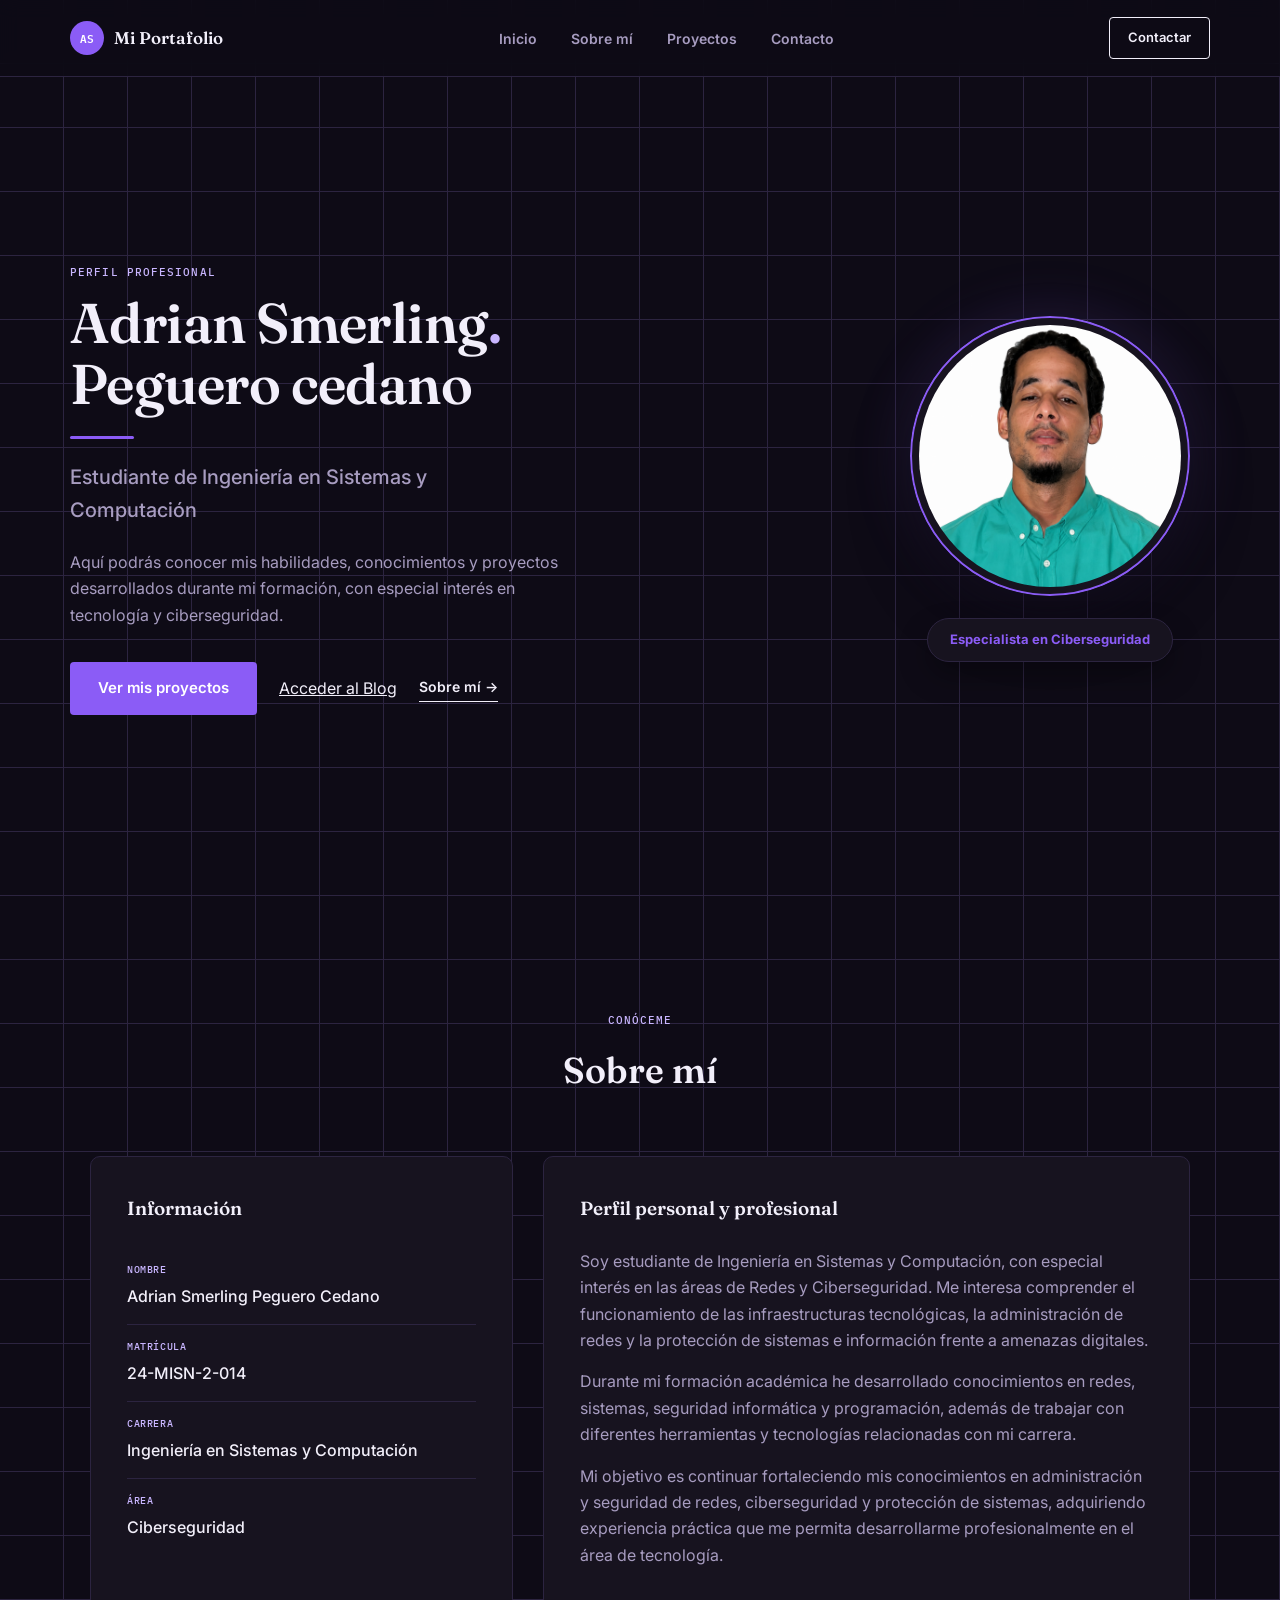
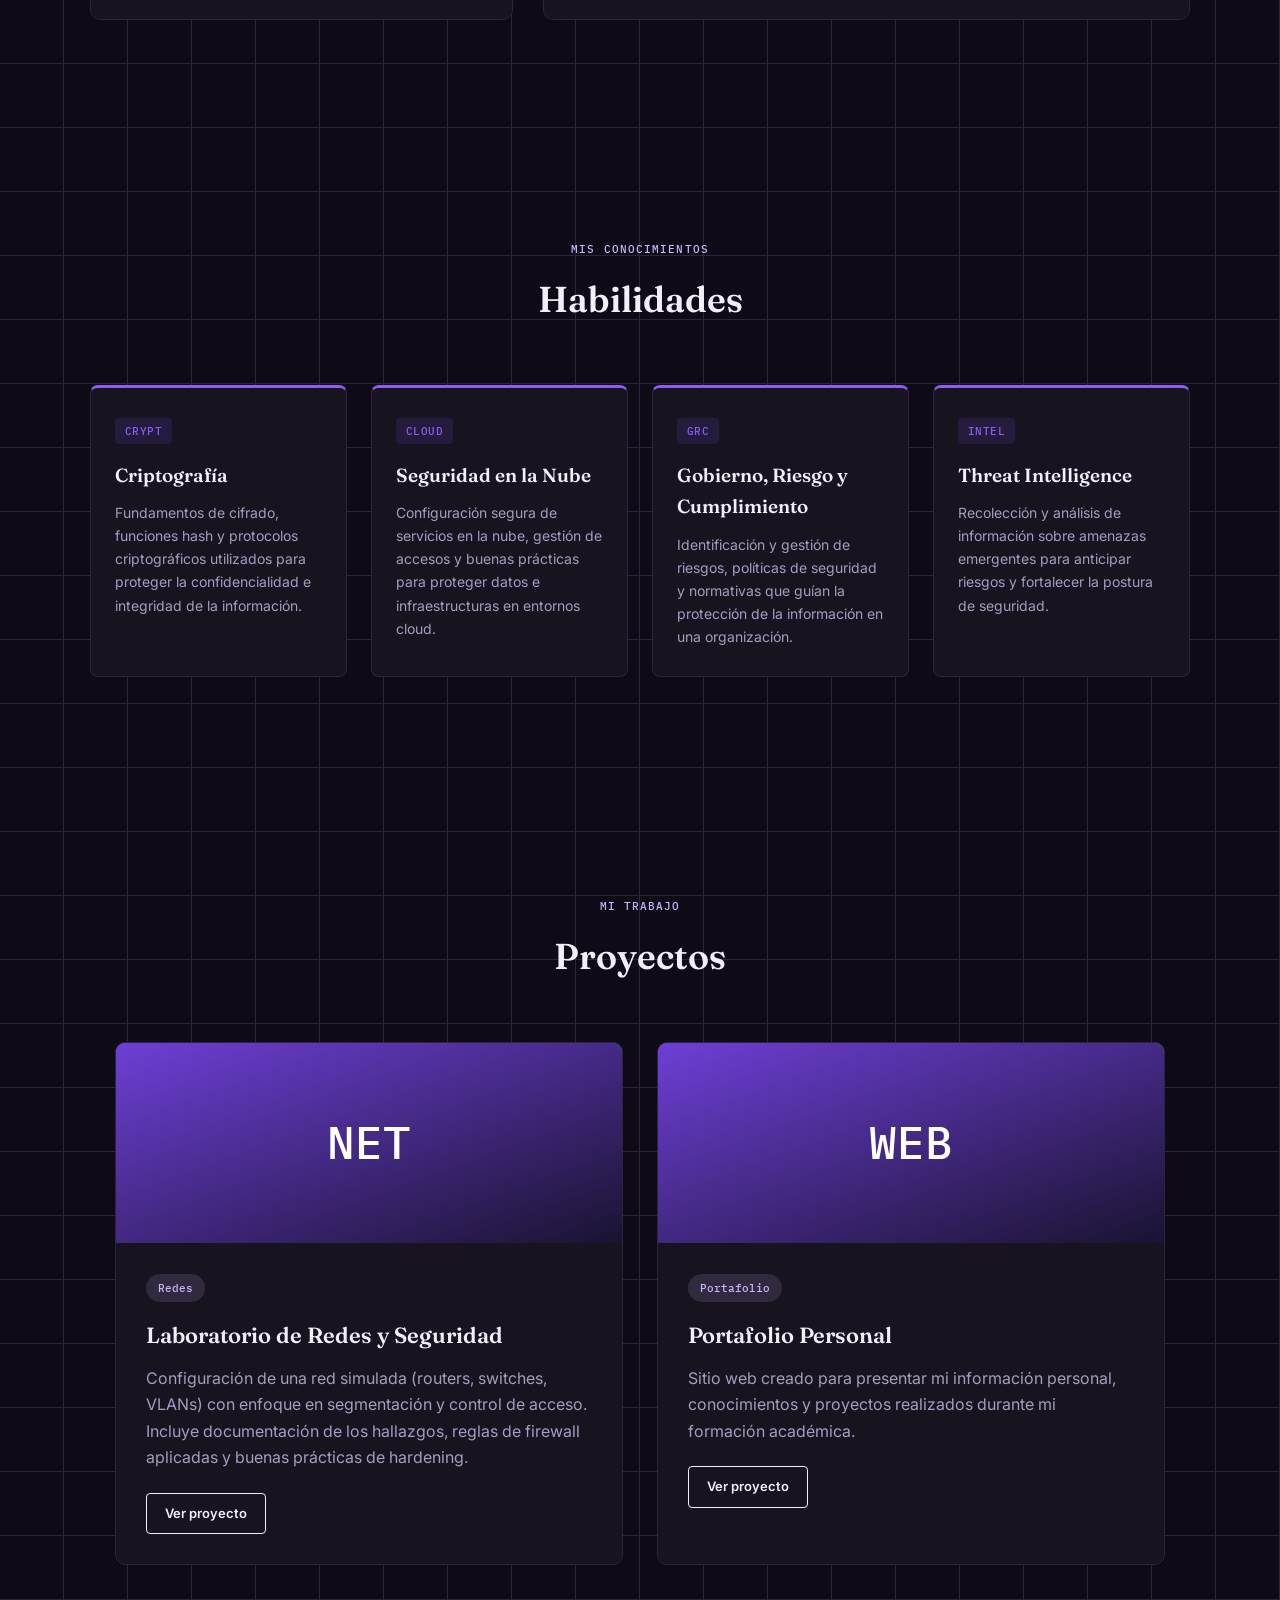
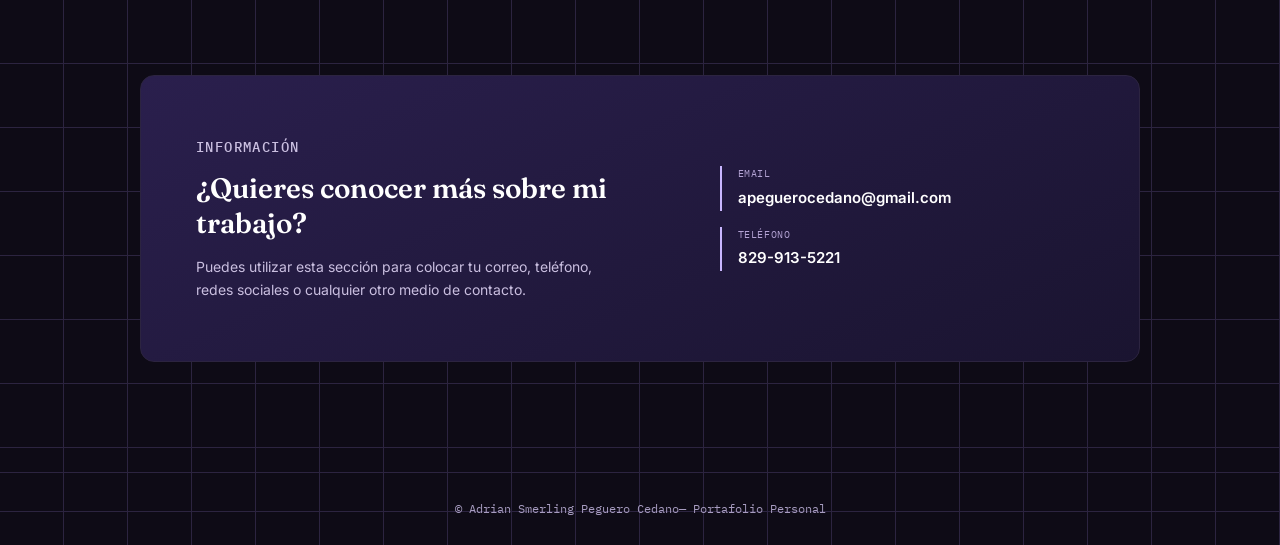
<file: index.html>
<!DOCTYPE html>
<html lang="es">
<head>
    <meta charset="UTF-8">
    <meta name="viewport" content="width=device-width, initial-scale=1.0">
    <title>Mi Portafolio Personal</title>

    <link rel="preconnect" href="https://fonts.googleapis.com">
    <link rel="preconnect" href="https://fonts.gstatic.com" crossorigin>
    <link href="https://fonts.googleapis.com/css2?family=Fraunces:opsz,wght@9..144,500;9..144,600;9..144,700&family=Inter:wght@400;500;600&family=IBM+Plex+Mono:wght@500&display=swap" rel="stylesheet">

    <link rel="stylesheet" href="style.css">
</head>
<body>

    <!-- MENÚ DE NAVEGACIÓN -->
    <header>
        <nav class="navbar">
            <div class="logo">
                <span class="logo-mark">AS</span>
                <span class="logo-text">Mi&nbsp;Portafolio</span>
            </div>

            <ul class="menu">
                <li><a href="#inicio">Inicio</a></li>
                <li><a href="#sobre-mi">Sobre mí</a></li>
                <li><a href="#proyectos">Proyectos</a></li>
                <li><a href="#contacto">Contacto</a></li>
            </ul>

            <a href="#contacto" class="btn-nav">Contactar</a>
        </nav>
    </header>


    <!-- SECCIÓN PRINCIPAL -->
    <section id="inicio" class="inicio">

        <div class="inicio-texto">

            <p class="eyebrow">Perfil profesional</p>

            <h1>Adrian Smerling<span>.</span><br>Peguero cedano</h1>

            <div class="regla-firma" aria-hidden="true"></div>

            <h2>Estudiante de Ingeniería en Sistemas y Computación</h2>

            <p class="inicio-desc">
                Aquí podrás conocer mis habilidades, conocimientos y proyectos
                desarrollados durante mi formación, con especial interés
                en tecnología y ciberseguridad.
            </p>

            <div class="inicio-acciones">
                <a href="#proyectos" class="btn">Ver mis proyectos</a>

                <!-- BOTÓN DE ACCESO AL BLOG -->
                <a href="https://yudaymi.github.io/portafolio-adrian-smerling-/blog/" class="btn-blog">
                    Acceder al Blog
                </a>

                <a href="#sobre-mi" class="btn-ghost">Sobre mí →</a>
            </div>

        </div>

        <div class="inicio-foto">

            <div class="foto-marco">
                <img src="adriansmerlyng.png" alt="Fotografía personal">
            </div>

            <div class="foto-nota">
                <strong>Especialista en Ciberseguridad</strong>
            </div>

        </div>

    </section>


    <!-- SOBRE MÍ -->
    <section id="sobre-mi" class="sobre-mi">

        <div class="titulo-seccion">
            <p class="eyebrow">Conóceme</p>
            <h2>Sobre mí</h2>
        </div>

        <div class="sobre-contenedor">

            <div class="tarjeta-datos">

                <h3>Información</h3>

                <div class="dato">
                    <span>Nombre</span>
                    <p>Adrian Smerling Peguero Cedano</p>
                </div>

                <div class="dato">
                    <span>Matrícula</span>
                    <p>24-MISN-2-014</p>
                </div>

                <div class="dato">
                    <span>Carrera</span>
                    <p>Ingeniería en Sistemas y Computación</p>
                </div>

                <div class="dato">
                    <span>Área</span>
                    <p>Ciberseguridad</p>
                </div>

            </div>


            <div class="descripcion">

                <h3>Perfil personal y profesional</h3>

                <p>
                   Soy estudiante de Ingeniería en Sistemas y Computación,
                   con especial interés en las áreas de Redes y Ciberseguridad.
                   Me interesa comprender el funcionamiento de las infraestructuras tecnológicas,
                    la administración de redes y la protección de sistemas e información frente a amenazas digitales.
                </p>

                <p>
                    Durante mi formación académica he desarrollado conocimientos en redes, sistemas, seguridad informática y programación,
                    además de trabajar con diferentes herramientas y tecnologías relacionadas con mi carrera.
                </p>

                <p>
                    Mi objetivo es continuar fortaleciendo mis conocimientos en administración y seguridad de redes, ciberseguridad y
                    protección de sistemas, adquiriendo experiencia práctica que me permita desarrollarme profesionalmente en el área de tecnología.
                </p>

            </div>

        </div>

    </section>


    <!-- HABILIDADES -->
    <section class="habilidades">

        <div class="titulo-seccion">
            <p class="eyebrow">Mis conocimientos</p>
            <h2>Habilidades</h2>
        </div>

        <div class="habilidades-contenedor">

            <div class="habilidad">
                <span class="habilidad-marca">CRYPT</span>
                <h3>Criptografía</h3>
                <p>
                    Fundamentos de cifrado, funciones hash y protocolos
                    criptográficos utilizados para proteger la
                    confidencialidad e integridad de la información.
                </p>
            </div>

            <div class="habilidad">
                <span class="habilidad-marca">CLOUD</span>
                <h3>Seguridad en la Nube</h3>
                <p>
                    Configuración segura de servicios en la nube,
                    gestión de accesos y buenas prácticas para proteger
                    datos e infraestructuras en entornos cloud.
                </p>
            </div>

            <div class="habilidad">
                <span class="habilidad-marca">GRC</span>
                <h3>Gobierno, Riesgo y Cumplimiento</h3>
                <p>
                    Identificación y gestión de riesgos, políticas de
                    seguridad y normativas que guían la protección
                    de la información en una organización.
                </p>
            </div>

            <div class="habilidad">
                <span class="habilidad-marca">INTEL</span>
                <h3>Threat Intelligence</h3>
                <p>
                    Recolección y análisis de información sobre amenazas
                    emergentes para anticipar riesgos y fortalecer
                    la postura de seguridad.
                </p>
            </div>

        </div>

    </section>


    <!-- PROYECTOS -->
    <section id="proyectos" class="proyectos">

        <div class="titulo-seccion">
            <p class="eyebrow">Mi trabajo</p>
            <h2>Proyectos</h2>
        </div>

        <div class="proyectos-contenedor">

            <div class="proyecto-card">

                <div class="proyecto-imagen">
                    <div class="icono-proyecto">NET</div>
                </div>

                <div class="proyecto-info">

                    <span class="etiqueta">Redes</span>

                    <h3>Laboratorio de Redes y Seguridad</h3>

                    <p>
                        Configuración de una red simulada (routers, switches,
                        VLANs) con enfoque en segmentación y control de
                        acceso. Incluye documentación de los hallazgos, reglas
                        de firewall aplicadas y buenas prácticas de hardening.
                    </p>

                    <!-- CAMBIA ESTE ENLACE POR EL DE TU PROYECTO -->
                    <a href="#" class="btn-proyecto">
                        Ver proyecto
                    </a>

                </div>

            </div>


            <div class="proyecto-card">

                <div class="proyecto-imagen">
                    <div class="icono-proyecto">WEB</div>
                </div>

                <div class="proyecto-info">

                    <span class="etiqueta">Portafolio</span>

                    <h3>Portafolio Personal</h3>

                    <p>
                        Sitio web creado para presentar mi información
                        personal, conocimientos y proyectos realizados
                        durante mi formación académica.
                    </p>

                    <a href="blog/index.html" class="btn-proyecto">
                        Ver proyecto
                    </a>

                </div>

            </div>

        </div>

    </section>


    <!-- CONTACTO -->
    <section id="contacto" class="contacto">

        <div class="contacto-contenedor">

            <div class="contacto-texto">
                <p class="eyebrow eyebrow--claro">Información</p>
                <h2>¿Quieres conocer más sobre mi trabajo?</h2>

                <p>
                    Puedes utilizar esta sección para colocar tu correo,
                    teléfono, redes sociales o cualquier otro medio de contacto.
                </p>
            </div>

            <div class="contacto-datos">
                <div class="contacto-linea">
                    <span>Email</span>
                    <p>apeguerocedano@gmail.com</p>
                </div>
                <div class="contacto-linea">
                    <span>Teléfono</span>
                    <p>829-913-5221</p>
                </div>
            </div>

        </div>

    </section>


    <!-- PIE DE PÁGINA -->
    <footer>
        <p>© Adrian Smerling Peguero Cedano— Portafolio Personal</p>
    </footer>

</body>
</html>
</file>
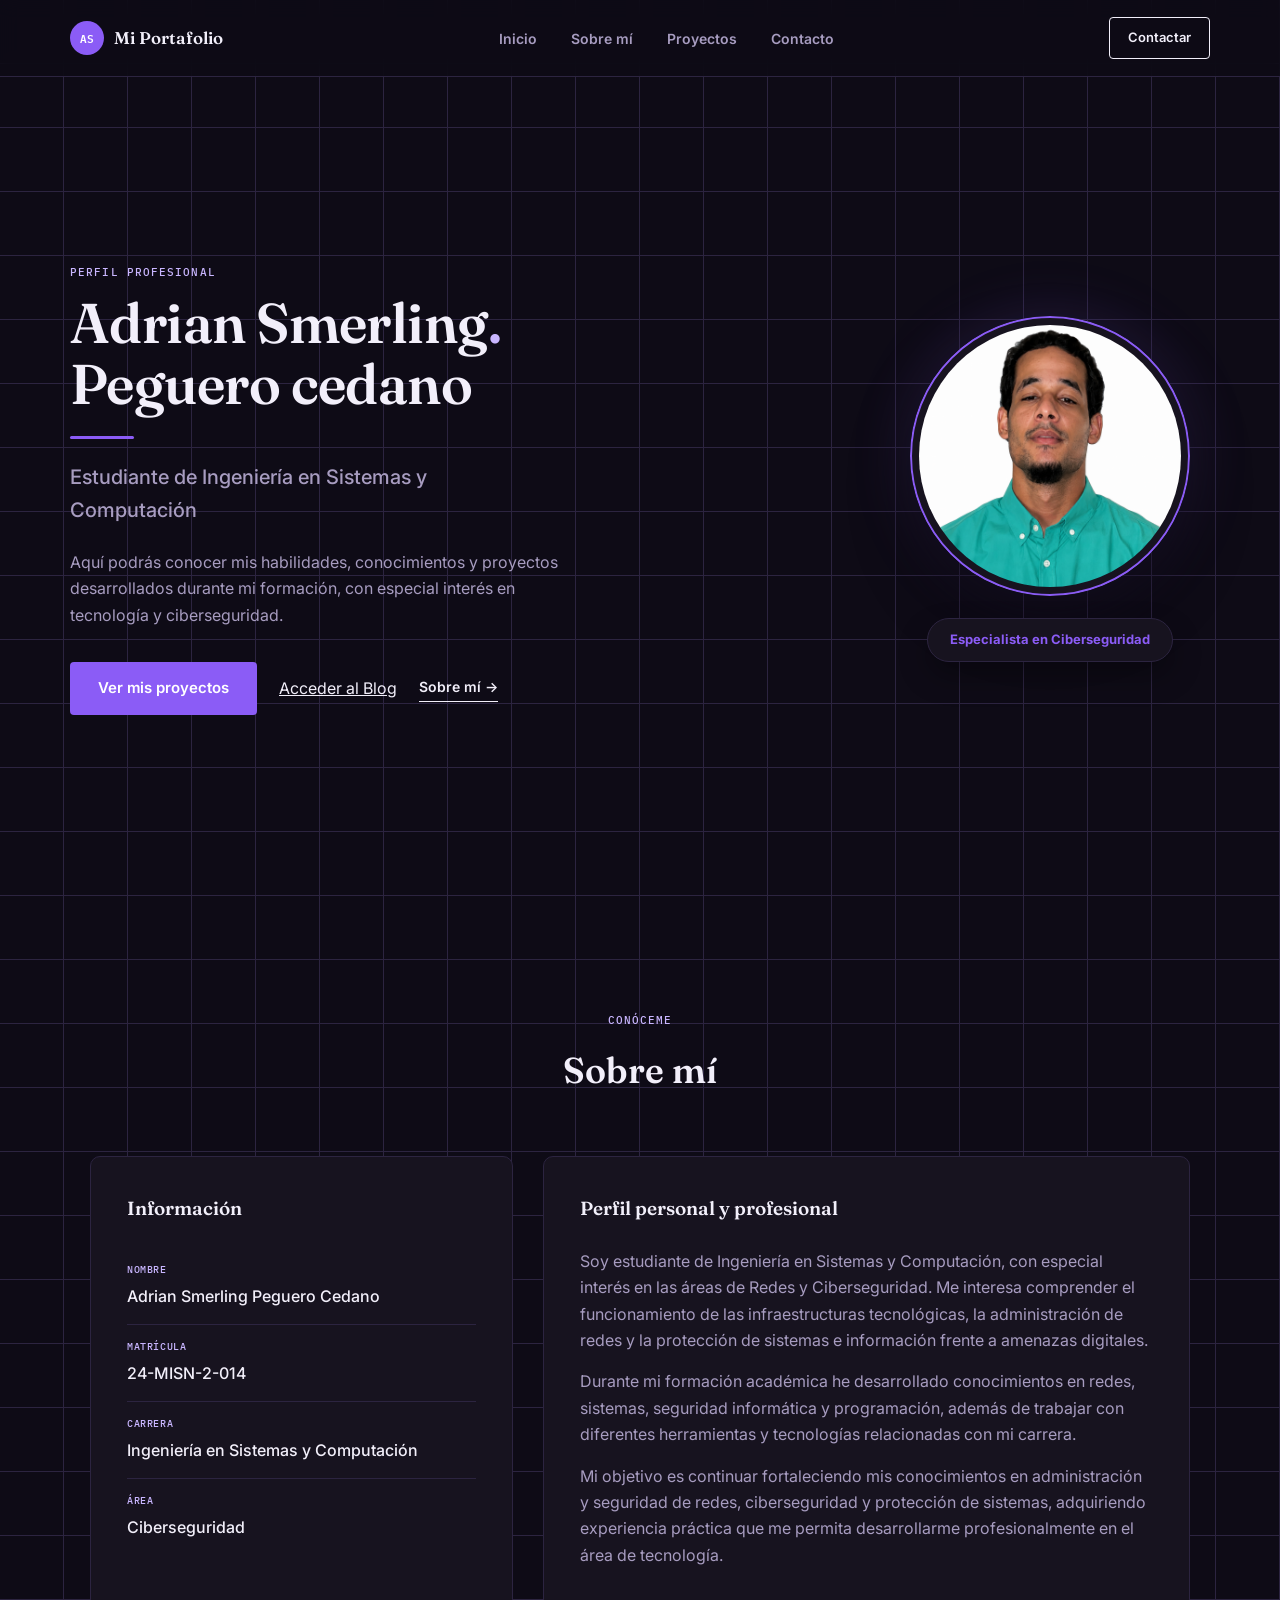
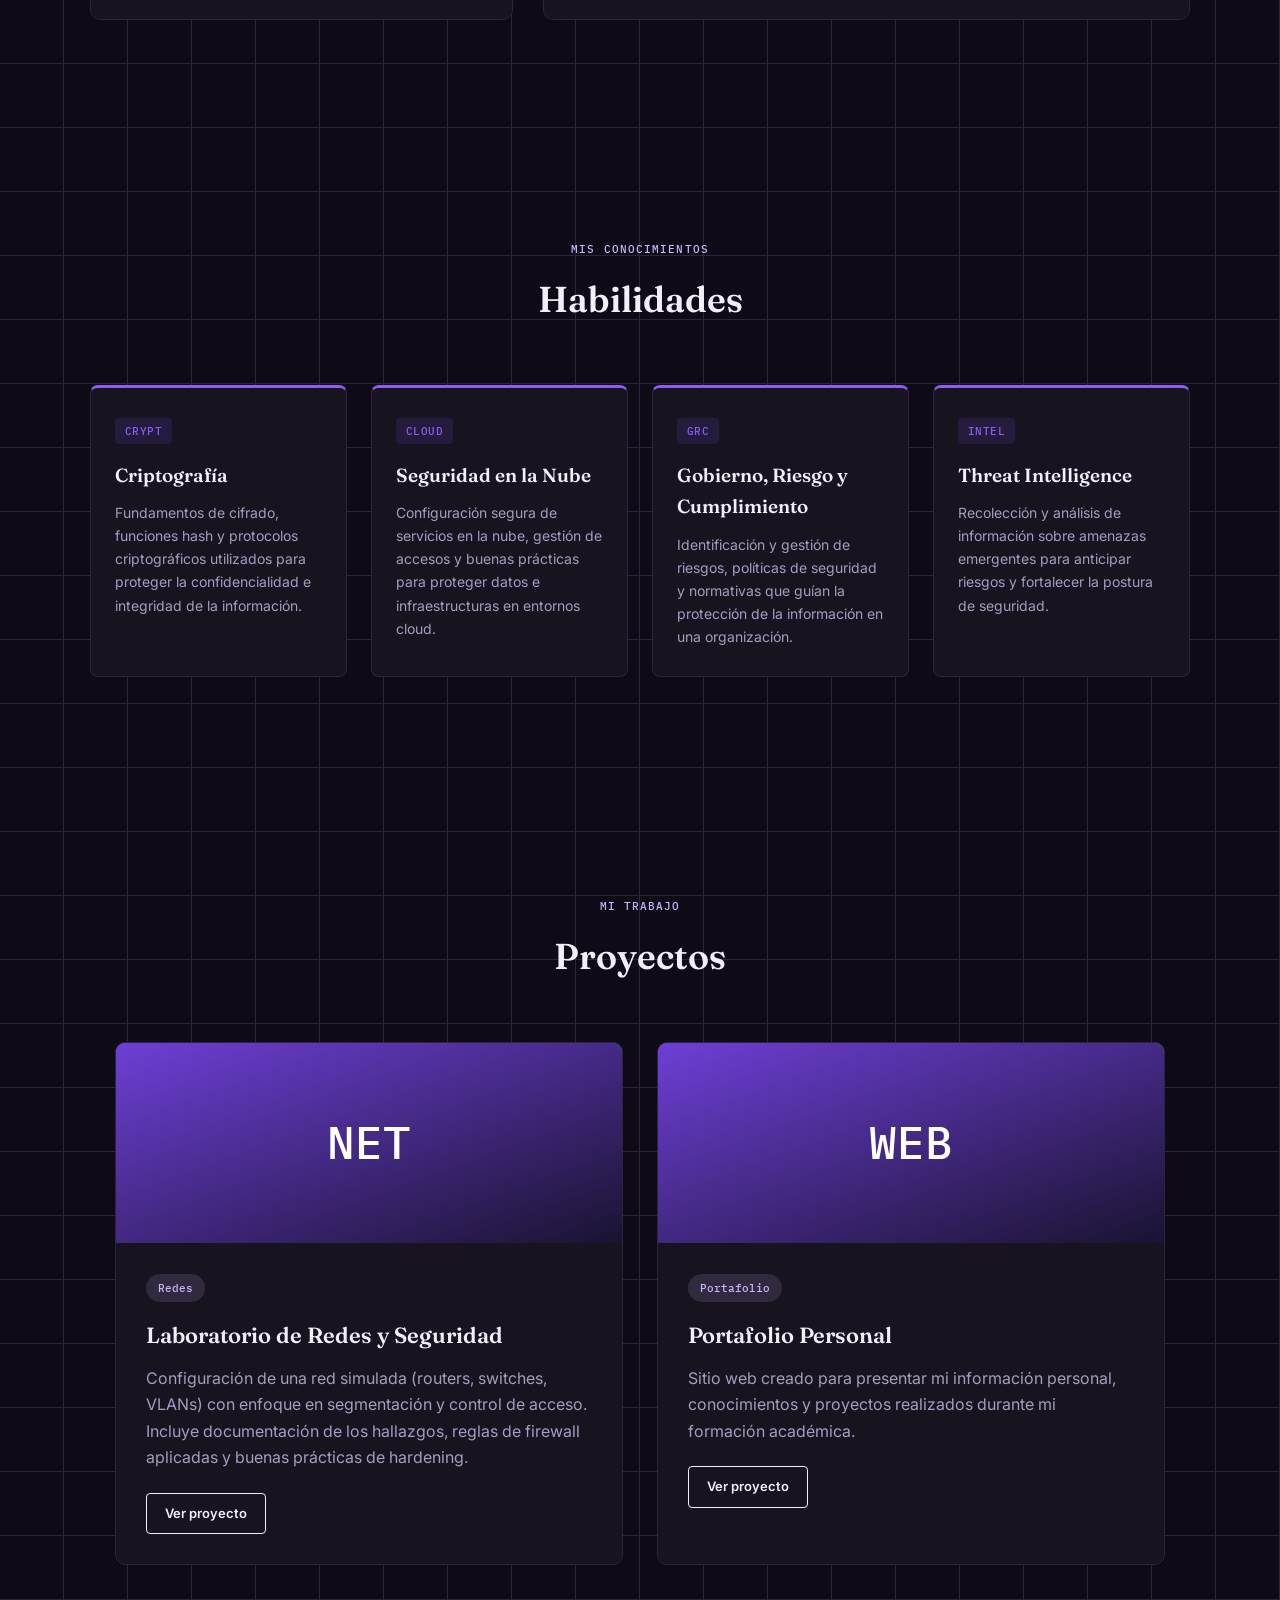
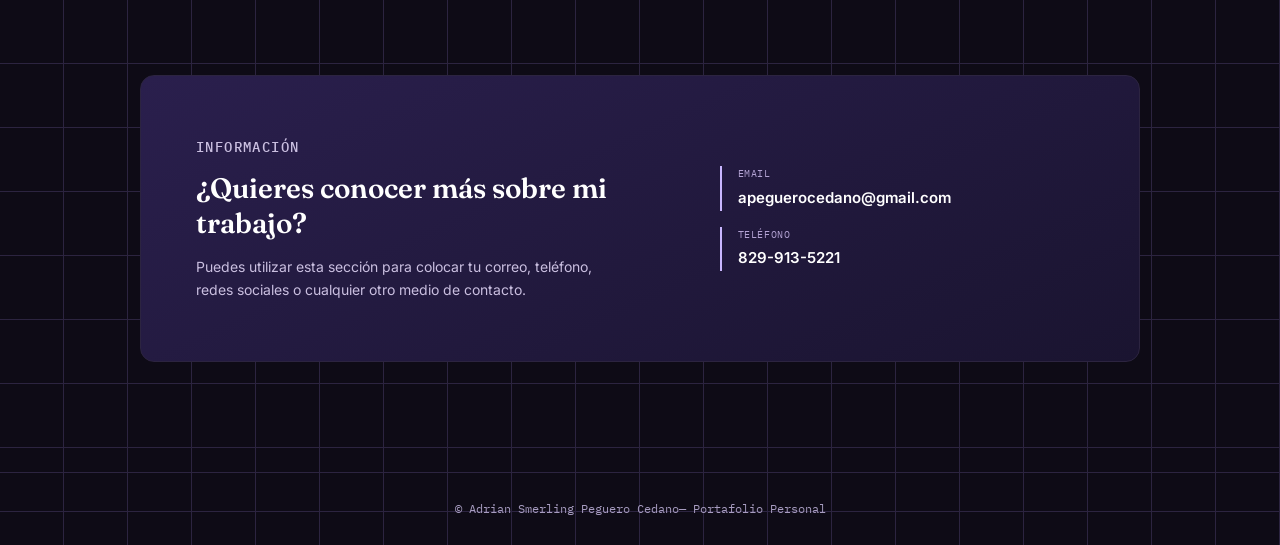
<file: Adrian Smerling/portafolio/index.html>
<!DOCTYPE html>
<html lang="es">
<head>
    <meta charset="UTF-8">
    <meta name="viewport" content="width=device-width, initial-scale=1.0">
    <title>Mi Portafolio Personal</title>

    <link rel="preconnect" href="https://fonts.googleapis.com">
    <link rel="preconnect" href="https://fonts.gstatic.com" crossorigin>
    <link href="https://fonts.googleapis.com/css2?family=Fraunces:opsz,wght@9..144,500;9..144,600;9..144,700&family=Inter:wght@400;500;600&family=IBM+Plex+Mono:wght@500&display=swap" rel="stylesheet">

    <link rel="stylesheet" href="style.css">
</head>
<body>

    <!-- MENÚ DE NAVEGACIÓN -->
    <header>
        <nav class="navbar">
            <div class="logo">
                <span class="logo-mark">AS</span>
                <span class="logo-text">Mi&nbsp;Portafolio</span>
            </div>

            <ul class="menu">
                <li><a href="#inicio">Inicio</a></li>
                <li><a href="#sobre-mi">Sobre mí</a></li>
                <li><a href="#proyectos">Proyectos</a></li>
                <li><a href="#contacto">Contacto</a></li>
            </ul>

            <a href="#contacto" class="btn-nav">Contactar</a>
        </nav>
    </header>


    <!-- SECCIÓN PRINCIPAL -->
    <section id="inicio" class="inicio">

        <div class="inicio-texto">

            <p class="eyebrow">Perfil profesional</p>

            <h1>Adrian Smerling<span>.</span><br>Peguero cedano</h1>

            <div class="regla-firma" aria-hidden="true"></div>

            <h2>Estudiante de Ingeniería en Sistemas y Computación</h2>

            <p class="inicio-desc">
                Aquí podrás conocer mis habilidades, conocimientos y proyectos
                desarrollados durante mi formación, con especial interés
                en tecnología y ciberseguridad.
            </p>

            <div class="inicio-acciones">
                <a href="#proyectos" class="btn">Ver mis proyectos</a>

                <!-- BOTÓN DE ACCESO AL BLOG -->
                <!-- CAMBIA ESTE ENLACE POR LA RUTA REAL DE TU BLOG -->
                <a href="http://127.0.0.1:5500/blog/index.html" class="btn-blog">
                    Acceder al Blog
                </a>

                <a href="#sobre-mi" class="btn-ghost">Sobre mí →</a>
            </div>

        </div>

        <div class="inicio-foto">

            <div class="foto-marco">
                <img src="img/adriansmerlyng.png" alt="Fotografía personal">
            </div>

            <div class="foto-nota">
                <strong>Especialista en Ciberseguridad</strong>
            </div>

        </div>

    </section>


    <!-- SOBRE MÍ -->
    <section id="sobre-mi" class="sobre-mi">

        <div class="titulo-seccion">
            <p class="eyebrow">Conóceme</p>
            <h2>Sobre mí</h2>
        </div>

        <div class="sobre-contenedor">

            <div class="tarjeta-datos">

                <h3>Información</h3>

                <div class="dato">
                    <span>Nombre</span>
                    <p>Adrian Smerling Peguero Cedano</p>
                </div>

                <div class="dato">
                    <span>Matrícula</span>
                    <p>24-MISN-2-014</p>
                </div>

                <div class="dato">
                    <span>Carrera</span>
                    <p>Ingeniería en Sistemas y Computación</p>
                </div>

                <div class="dato">
                    <span>Área</span>
                    <p>Ciberseguridad</p>
                </div>

            </div>


            <div class="descripcion">

                <h3>Perfil personal y profesional</h3>

                <p>
                   Soy estudiante de Ingeniería en Sistemas y Computación,
                   con especial interés en las áreas de Redes y Ciberseguridad.
                   Me interesa comprender el funcionamiento de las infraestructuras tecnológicas,
                    la administración de redes y la protección de sistemas e información frente a amenazas digitales.
                </p>

                <p>
                    Durante mi formación académica he desarrollado conocimientos en redes, sistemas, seguridad informática y programación,
                    además de trabajar con diferentes herramientas y tecnologías relacionadas con mi carrera.
                </p>

                <p>
                    Mi objetivo es continuar fortaleciendo mis conocimientos en administración y seguridad de redes, ciberseguridad y
                    protección de sistemas, adquiriendo experiencia práctica que me permita desarrollarme profesionalmente en el área de tecnología.
                </p>

            </div>

        </div>

    </section>


    <!-- HABILIDADES -->
    <section class="habilidades">

        <div class="titulo-seccion">
            <p class="eyebrow">Mis conocimientos</p>
            <h2>Habilidades</h2>
        </div>

        <div class="habilidades-contenedor">

            <div class="habilidad">
                <span class="habilidad-marca">CRYPT</span>
                <h3>Criptografía</h3>
                <p>
                    Fundamentos de cifrado, funciones hash y protocolos
                    criptográficos utilizados para proteger la
                    confidencialidad e integridad de la información.
                </p>
            </div>

            <div class="habilidad">
                <span class="habilidad-marca">CLOUD</span>
                <h3>Seguridad en la Nube</h3>
                <p>
                    Configuración segura de servicios en la nube,
                    gestión de accesos y buenas prácticas para proteger
                    datos e infraestructuras en entornos cloud.
                </p>
            </div>

            <div class="habilidad">
                <span class="habilidad-marca">GRC</span>
                <h3>Gobierno, Riesgo y Cumplimiento</h3>
                <p>
                    Identificación y gestión de riesgos, políticas de
                    seguridad y normativas que guían la protección
                    de la información en una organización.
                </p>
            </div>

            <div class="habilidad">
                <span class="habilidad-marca">INTEL</span>
                <h3>Threat Intelligence</h3>
                <p>
                    Recolección y análisis de información sobre amenazas
                    emergentes para anticipar riesgos y fortalecer
                    la postura de seguridad.
                </p>
            </div>

        </div>

    </section>


    <!-- PROYECTOS -->
    <section id="proyectos" class="proyectos">

        <div class="titulo-seccion">
            <p class="eyebrow">Mi trabajo</p>
            <h2>Proyectos</h2>
        </div>

        <div class="proyectos-contenedor">

            <div class="proyecto-card">

                <div class="proyecto-imagen">
                    <div class="icono-proyecto">NET</div>
                </div>

                <div class="proyecto-info">

                    <span class="etiqueta">Redes</span>

                    <h3>Laboratorio de Redes y Seguridad</h3>

                    <p>
                        Configuración de una red simulada (routers, switches,
                        VLANs) con enfoque en segmentación y control de
                        acceso. Incluye documentación de los hallazgos, reglas
                        de firewall aplicadas y buenas prácticas de hardening.
                    </p>

                    <!-- CAMBIA ESTE ENLACE POR EL DE TU PROYECTO -->
                    <a href="#" class="btn-proyecto">
                        Ver proyecto
                    </a>

                </div>

            </div>


            <div class="proyecto-card">

                <div class="proyecto-imagen">
                    <div class="icono-proyecto">WEB</div>
                </div>

                <div class="proyecto-info">

                    <span class="etiqueta">Portafolio</span>

                    <h3>Portafolio Personal</h3>

                    <p>
                        Sitio web creado para presentar mi información
                        personal, conocimientos y proyectos realizados
                        durante mi formación académica.
                    </p>

                    <a href="http://127.0.0.1:5500/blog/index.html" class="btn-proyecto">
                        Ver proyecto
                    </a>

                </div>

            </div>

        </div>

    </section>


    <!-- CONTACTO -->
    <section id="contacto" class="contacto">

        <div class="contacto-contenedor">

            <div class="contacto-texto">
                <p class="eyebrow eyebrow--claro">Información</p>
                <h2>¿Quieres conocer más sobre mi trabajo?</h2>

                <p>
                    Puedes utilizar esta sección para colocar tu correo,
                    teléfono, redes sociales o cualquier otro medio de contacto.
                </p>
            </div>

            <div class="contacto-datos">
                <div class="contacto-linea">
                    <span>Email</span>
                    <p>apeguerocedano@gmail.com</p>
                </div>
                <div class="contacto-linea">
                    <span>Teléfono</span>
                    <p>829-913-5221</p>
                </div>
            </div>

        </div>

    </section>


    <!-- PIE DE PÁGINA -->
    <footer>
        <p>© Adrian Smerling Peguero Cedano— Portafolio Personal</p>
    </footer>

</body>
</html>
</file>
<file: style.css>
/* =========================================================
   TOKENS — PERFIL PROFESIONAL
========================================================= */

:root {
    --paper: #0e0b16;
    --card: #17131f;
    --ink: #f2effa;
    --ink-soft: #a79cc0;
    --line: #2c2440;

    --emerald: #8b5cf6;
    --emerald-soft: #241b3d;
    --gold: #c9b6ff;

    --font-display: 'Fraunces', Georgia, serif;
    --font-body: 'Inter', Arial, Helvetica, sans-serif;
    --font-mono: 'IBM Plex Mono', 'Courier New', monospace;
}

* {
    margin: 0;
    padding: 0;
    box-sizing: border-box;
}

html { scroll-behavior: smooth; }

@media (prefers-reduced-motion: reduce) {
    html { scroll-behavior: auto; }
    * { animation: none !important; transition: none !important; }
}

body {
    font-family: var(--font-body);
    background-color: var(--paper);
    background-image:
        linear-gradient(var(--line) 1px, transparent 1px),
        linear-gradient(90deg, var(--line) 1px, transparent 1px);
    background-size: 64px 64px;
    background-position: -1px -1px;
    color: var(--ink);
    line-height: 1.65;
}

a { color: inherit; }


/* =========================================================
   EYEBROW
========================================================= */

.eyebrow {
    font-family: var(--font-mono);
    font-size: 11px;
    font-weight: 500;
    letter-spacing: 0.1em;
    text-transform: uppercase;
    color: var(--gold);
    margin-bottom: 12px;
}

.eyebrow--claro { color: #d9c9ff; }


/* =========================================================
   MENÚ
========================================================= */

header {
    width: 100%;
    background-color: rgba(14, 11, 22, 0.85);
    backdrop-filter: blur(10px);
    position: sticky;
    top: 0;
    z-index: 1000;
    border-bottom: 1px solid var(--line);
}

.navbar {
    max-width: 1200px;
    margin: auto;
    height: 76px;

    display: flex;
    align-items: center;
    justify-content: space-between;

    padding: 0 30px;
}

.logo {
    display: flex;
    align-items: center;
    gap: 10px;
}

.logo-mark {
    width: 34px;
    height: 34px;
    display: grid;
    place-items: center;

    background: var(--emerald);
    color: #fff;

    font-family: var(--font-mono);
    font-size: 11px;
    font-weight: 600;

    border-radius: 50%;
}

.logo-text {
    font-family: var(--font-display);
    font-weight: 600;
    font-size: 17px;
}

.menu {
    display: flex;
    list-style: none;
    gap: 34px;
}

.menu a {
    position: relative;
    text-decoration: none;
    color: var(--ink-soft);
    font-size: 14px;
    font-weight: 600;
    transition: color 0.25s;
}

.menu a::after {
    content: "";
    position: absolute;
    left: 0;
    bottom: -24px;
    width: 0;
    height: 2px;
    background: var(--gold);
    transition: width 0.25s;
}

.menu a:hover { color: var(--ink); }
.menu a:hover::after { width: 100%; }

.btn-nav {
    text-decoration: none;
    font-size: 13px;
    font-weight: 600;

    color: var(--ink);
    border: 1px solid var(--ink);
    border-radius: 4px;

    padding: 9px 18px;

    transition: 0.25s;
}

.btn-nav:hover {
    background: var(--ink);
    color: var(--paper);
}


/* =========================================================
   INICIO
========================================================= */

.inicio {
    min-height: calc(100vh - 76px);

    max-width: 1200px;
    margin: auto;

    display: flex;
    justify-content: space-between;
    align-items: center;
    gap: 60px;

    padding: 70px 30px;
}

.inicio-texto { width: 56%; }

.inicio-texto h1 {
    font-family: var(--font-display);
    font-weight: 600;
    font-size: 56px;
    line-height: 1.08;
    letter-spacing: -0.01em;
}

.inicio-texto h1 span {
    color: var(--gold);
}

.regla-firma {
    width: 64px;
    height: 3px;
    margin: 22px 0 22px;
    background: var(--emerald);
    border-radius: 3px;
}

.inicio-texto h2 {
    font-size: 20px;
    font-weight: 500;
    color: var(--ink-soft);
    margin-bottom: 22px;
    max-width: 480px;
}

.inicio-desc {
    max-width: 500px;
    color: var(--ink-soft);
    margin-bottom: 34px;
}

.inicio-acciones {
    display: flex;
    align-items: center;
    gap: 22px;
}

.btn {
    display: inline-block;

    background-color: var(--emerald);
    color: #ffffff;

    padding: 14px 28px;
    border-radius: 4px;

    text-decoration: none;
    font-weight: 600;
    font-size: 15px;

    transition: 0.25s;
}

.btn:hover {
    background-color: #a78bfa;
    transform: translateY(-2px);
}

.btn-ghost {
    font-size: 14px;
    font-weight: 600;
    text-decoration: none;
    color: var(--ink);

    border-bottom: 1px solid var(--ink);
    padding-bottom: 3px;

    transition: 0.25s;
}

.btn-ghost:hover {
    color: var(--gold);
    border-color: var(--gold);
}


/* =========================================================
   FOTO
========================================================= */

.inicio-foto {
    position: relative;
    width: 320px;
    flex-shrink: 0;

    display: flex;
    flex-direction: column;
    align-items: center;
}

.foto-marco {
    position: relative;
    width: 280px;
    height: 280px;

    border-radius: 50%;
    padding: 8px;

    background: var(--card);
    border: 1px solid var(--line);

    box-shadow:
        0 30px 60px rgba(0, 0, 0, 0.45),
        0 0 60px rgba(139, 92, 246, 0.18);
}

.foto-marco::before {
    content: "";
    position: absolute;
    inset: -1px;

    border-radius: 50%;
    border: 2px solid var(--emerald);

    -webkit-mask:
        linear-gradient(#000 0 0) content-box,
        linear-gradient(#000 0 0);
}

.foto-marco img {
    width: 100%;
    height: 100%;
    object-fit: cover;
    border-radius: 50%;
    display: block;
}

.foto-nota {
    position: relative;
    z-index: 2;
    margin-top: 22px;

    display: flex;
    flex-direction: column;
    align-items: center;
    text-align: center;
    gap: 2px;

    background: var(--card);
    border: 1px solid var(--line);
    border-radius: 30px;

    padding: 10px 22px;

    box-shadow: 0 14px 30px rgba(0, 0, 0, 0.3);

    white-space: nowrap;
}

.foto-nota span {
    font-family: var(--font-mono);
    font-size: 10px;
    letter-spacing: 0.05em;
    text-transform: uppercase;
    color: var(--ink-soft);
}

.foto-nota strong {
    font-size: 13px;
    color: var(--emerald);
}


/* =========================================================
   TÍTULOS DE SECCIÓN
========================================================= */

.titulo-seccion {
    text-align: center;
    margin-bottom: 55px;
}

.titulo-seccion h2 {
    font-family: var(--font-display);
    font-weight: 600;
    font-size: 36px;
}


/* =========================================================
   SOBRE MÍ
========================================================= */

.sobre-mi {
    padding: 110px 30px;
}

.sobre-contenedor {
    max-width: 1100px;
    margin: auto;

    display: grid;
    grid-template-columns: 0.85fr 1.3fr;
    gap: 30px;
}

.tarjeta-datos,
.descripcion {
    background-color: var(--card);
    border: 1px solid var(--line);
    border-radius: 10px;
    padding: 36px;
}

.tarjeta-datos h3,
.descripcion h3 {
    font-family: var(--font-display);
    font-weight: 600;
    margin-bottom: 24px;
    font-size: 19px;
}

.dato {
    border-bottom: 1px solid var(--line);
    padding: 14px 0;
}

.dato:last-child { border: none; }

.dato span {
    display: block;
    font-family: var(--font-mono);
    color: var(--gold);
    font-size: 10px;
    font-weight: 500;
    letter-spacing: 0.06em;
    text-transform: uppercase;
}

.dato p {
    margin-top: 5px;
    font-weight: 500;
}

.descripcion p {
    color: var(--ink-soft);
    margin-bottom: 15px;
}


/* =========================================================
   HABILIDADES
========================================================= */

.habilidades {
    padding: 110px 30px;
}

.habilidades-contenedor {
    max-width: 1100px;
    margin: auto;

    display: grid;
    grid-template-columns: repeat(4, 1fr);
    gap: 24px;
}

.habilidad {
    background: var(--card);
    border: 1px solid var(--line);
    border-top: 3px solid var(--emerald);
    border-radius: 8px;

    padding: 28px 24px;

    transition: 0.25s;
}

.habilidad:hover {
    transform: translateY(-6px);
    box-shadow: 0 18px 34px rgba(20, 24, 31, 0.08);
}

.habilidad-marca {
    display: inline-block;

    font-family: var(--font-mono);
    font-size: 11px;
    font-weight: 500;
    letter-spacing: 0.04em;

    color: var(--emerald);
    background: var(--emerald-soft);

    padding: 4px 10px;
    border-radius: 4px;

    margin-bottom: 16px;
}

.habilidad h3 {
    font-family: var(--font-display);
    font-weight: 600;
    font-size: 19px;
    margin-bottom: 10px;
}

.habilidad p {
    color: var(--ink-soft);
    font-size: 14px;
}


/* =========================================================
   PROYECTOS
========================================================= */

.proyectos {
    padding: 110px 30px;
}

.proyectos-contenedor {
    max-width: 1050px;
    margin: auto;

    display: grid;
    grid-template-columns: repeat(2, 1fr);
    gap: 34px;
}

.proyecto-card {
    background-color: var(--card);
    border: 1px solid var(--line);
    overflow: hidden;
    border-radius: 10px;

    transition: 0.3s;
}

.proyecto-card:hover {
    transform: translateY(-7px);
    box-shadow: 0 20px 40px rgba(20, 24, 31, 0.10);
}

.proyecto-imagen {
    height: 200px;

    background: var(--emerald);
    background-image: linear-gradient(160deg, #6d3fd6 0%, #1a1330 100%);

    display: flex;
    justify-content: center;
    align-items: center;
}

.icono-proyecto {
    font-family: var(--font-mono);
    font-size: 46px;
    font-weight: 500;
    color: #ffffff;
}

.proyecto-info { padding: 30px; }

.etiqueta {
    display: inline-block;

    font-family: var(--font-mono);
    background-color: rgba(201, 182, 255, 0.14);
    color: var(--gold);

    padding: 5px 12px;
    border-radius: 20px;

    font-size: 11px;
    font-weight: 500;

    margin-bottom: 15px;
}

.proyecto-info h3 {
    font-family: var(--font-display);
    font-weight: 600;
    font-size: 22px;
    margin-bottom: 12px;
}

.proyecto-info p {
    color: var(--ink-soft);
    margin-bottom: 22px;
}

.btn-proyecto {
    display: inline-block;

    text-decoration: none;
    color: var(--ink);

    font-weight: 600;
    font-size: 13px;

    border: 1.5px solid var(--ink);
    border-radius: 4px;

    padding: 9px 18px;

    transition: 0.25s;
}

.btn-proyecto:hover {
    background-color: var(--emerald);
    border-color: var(--emerald);
    color: white;
}


/* =========================================================
   CONTACTO
========================================================= */

.contacto {
    padding: 0 30px 110px;
}

.contacto-contenedor {
    max-width: 1000px;
    margin: auto;

    background: linear-gradient(155deg, #2a1f4d 0%, #1a1430 100%);
    border: 1px solid var(--line);
    color: #ffffff;

    padding: 60px 55px;
    border-radius: 14px;

    display: grid;
    grid-template-columns: 1.3fr 1fr;
    gap: 50px;
    align-items: center;
}

.contacto-texto h2 {
    font-family: var(--font-display);
    font-weight: 600;
    font-size: 28px;
    line-height: 1.25;
    margin-bottom: 14px;
}

.contacto-texto p {
    color: #cabfe0;
    font-size: 14px;
    max-width: 420px;
}

.contacto-datos {
    display: flex;
    flex-direction: column;
    gap: 16px;
}

.contacto-linea {
    border-left: 2px solid var(--gold);
    padding-left: 16px;
}

.contacto-linea span {
    display: block;
    font-family: var(--font-mono);
    font-size: 10px;
    letter-spacing: 0.06em;
    text-transform: uppercase;
    color: #b3a3d4;
}

.contacto-linea p {
    font-weight: 600;
    margin-top: 3px;
    font-size: 15px;
}


/* =========================================================
   FOOTER
========================================================= */

footer {
    border-top: 1px solid var(--line);
    color: var(--ink-soft);

    text-align: center;

    padding: 26px;

    font-family: var(--font-mono);
    font-size: 12px;
}


/* =========================================================
   RESPONSIVE
========================================================= */

@media (max-width: 980px) {

    .inicio {
        flex-direction: column-reverse;
        text-align: center;
        gap: 46px;
        padding-top: 50px;
    }

    .inicio-texto { width: 100%; }

    .inicio-texto h2,
    .inicio-desc {
        margin-left: auto;
        margin-right: auto;
    }

    .regla-firma { margin-left: auto; margin-right: auto; }

    .inicio-acciones { justify-content: center; }

    .inicio-texto h1 { font-size: 44px; }

    .sobre-contenedor { grid-template-columns: 1fr; }

    .habilidades-contenedor { grid-template-columns: repeat(2, 1fr); }

    .contacto-contenedor {
        grid-template-columns: 1fr;
        text-align: center;
    }

    .contacto-linea { text-align: left; }

}


@media (max-width: 650px) {

    .navbar {
        flex-direction: column;
        justify-content: center;
        height: auto;
        padding: 18px;
        gap: 14px;
    }

    .menu {
        gap: 16px;
        flex-wrap: wrap;
        justify-content: center;
    }

    .menu a { font-size: 13px; }
    .menu a::after { display: none; }

    .inicio-texto h1 { font-size: 36px; }
    .inicio-texto h2 { font-size: 18px; }

    .foto-marco {
        width: 220px;
        height: 220px;
    }

    .habilidades-contenedor,
    .proyectos-contenedor {
        grid-template-columns: 1fr;
    }

    .titulo-seccion h2 { font-size: 29px; }

    .contacto-contenedor { padding: 40px 26px; }

}
</file>
<file: Adrian Smerling/portafolio/style.css>
/* =========================================================
   TOKENS — PERFIL PROFESIONAL
========================================================= */

:root {
    --paper: #0e0b16;
    --card: #17131f;
    --ink: #f2effa;
    --ink-soft: #a79cc0;
    --line: #2c2440;

    --emerald: #8b5cf6;
    --emerald-soft: #241b3d;
    --gold: #c9b6ff;

    --font-display: 'Fraunces', Georgia, serif;
    --font-body: 'Inter', Arial, Helvetica, sans-serif;
    --font-mono: 'IBM Plex Mono', 'Courier New', monospace;
}

* {
    margin: 0;
    padding: 0;
    box-sizing: border-box;
}

html { scroll-behavior: smooth; }

@media (prefers-reduced-motion: reduce) {
    html { scroll-behavior: auto; }
    * { animation: none !important; transition: none !important; }
}

body {
    font-family: var(--font-body);
    background-color: var(--paper);
    background-image:
        linear-gradient(var(--line) 1px, transparent 1px),
        linear-gradient(90deg, var(--line) 1px, transparent 1px);
    background-size: 64px 64px;
    background-position: -1px -1px;
    color: var(--ink);
    line-height: 1.65;
}

a { color: inherit; }


/* =========================================================
   EYEBROW
========================================================= */

.eyebrow {
    font-family: var(--font-mono);
    font-size: 11px;
    font-weight: 500;
    letter-spacing: 0.1em;
    text-transform: uppercase;
    color: var(--gold);
    margin-bottom: 12px;
}

.eyebrow--claro { color: #d9c9ff; }


/* =========================================================
   MENÚ
========================================================= */

header {
    width: 100%;
    background-color: rgba(14, 11, 22, 0.85);
    backdrop-filter: blur(10px);
    position: sticky;
    top: 0;
    z-index: 1000;
    border-bottom: 1px solid var(--line);
}

.navbar {
    max-width: 1200px;
    margin: auto;
    height: 76px;

    display: flex;
    align-items: center;
    justify-content: space-between;

    padding: 0 30px;
}

.logo {
    display: flex;
    align-items: center;
    gap: 10px;
}

.logo-mark {
    width: 34px;
    height: 34px;
    display: grid;
    place-items: center;

    background: var(--emerald);
    color: #fff;

    font-family: var(--font-mono);
    font-size: 11px;
    font-weight: 600;

    border-radius: 50%;
}

.logo-text {
    font-family: var(--font-display);
    font-weight: 600;
    font-size: 17px;
}

.menu {
    display: flex;
    list-style: none;
    gap: 34px;
}

.menu a {
    position: relative;
    text-decoration: none;
    color: var(--ink-soft);
    font-size: 14px;
    font-weight: 600;
    transition: color 0.25s;
}

.menu a::after {
    content: "";
    position: absolute;
    left: 0;
    bottom: -24px;
    width: 0;
    height: 2px;
    background: var(--gold);
    transition: width 0.25s;
}

.menu a:hover { color: var(--ink); }
.menu a:hover::after { width: 100%; }

.btn-nav {
    text-decoration: none;
    font-size: 13px;
    font-weight: 600;

    color: var(--ink);
    border: 1px solid var(--ink);
    border-radius: 4px;

    padding: 9px 18px;

    transition: 0.25s;
}

.btn-nav:hover {
    background: var(--ink);
    color: var(--paper);
}


/* =========================================================
   INICIO
========================================================= */

.inicio {
    min-height: calc(100vh - 76px);

    max-width: 1200px;
    margin: auto;

    display: flex;
    justify-content: space-between;
    align-items: center;
    gap: 60px;

    padding: 70px 30px;
}

.inicio-texto { width: 56%; }

.inicio-texto h1 {
    font-family: var(--font-display);
    font-weight: 600;
    font-size: 56px;
    line-height: 1.08;
    letter-spacing: -0.01em;
}

.inicio-texto h1 span {
    color: var(--gold);
}

.regla-firma {
    width: 64px;
    height: 3px;
    margin: 22px 0 22px;
    background: var(--emerald);
    border-radius: 3px;
}

.inicio-texto h2 {
    font-size: 20px;
    font-weight: 500;
    color: var(--ink-soft);
    margin-bottom: 22px;
    max-width: 480px;
}

.inicio-desc {
    max-width: 500px;
    color: var(--ink-soft);
    margin-bottom: 34px;
}

.inicio-acciones {
    display: flex;
    align-items: center;
    gap: 22px;
}

.btn {
    display: inline-block;

    background-color: var(--emerald);
    color: #ffffff;

    padding: 14px 28px;
    border-radius: 4px;

    text-decoration: none;
    font-weight: 600;
    font-size: 15px;

    transition: 0.25s;
}

.btn:hover {
    background-color: #a78bfa;
    transform: translateY(-2px);
}

.btn-ghost {
    font-size: 14px;
    font-weight: 600;
    text-decoration: none;
    color: var(--ink);

    border-bottom: 1px solid var(--ink);
    padding-bottom: 3px;

    transition: 0.25s;
}

.btn-ghost:hover {
    color: var(--gold);
    border-color: var(--gold);
}


/* =========================================================
   FOTO
========================================================= */

.inicio-foto {
    position: relative;
    width: 320px;
    flex-shrink: 0;

    display: flex;
    flex-direction: column;
    align-items: center;
}

.foto-marco {
    position: relative;
    width: 280px;
    height: 280px;

    border-radius: 50%;
    padding: 8px;

    background: var(--card);
    border: 1px solid var(--line);

    box-shadow:
        0 30px 60px rgba(0, 0, 0, 0.45),
        0 0 60px rgba(139, 92, 246, 0.18);
}

.foto-marco::before {
    content: "";
    position: absolute;
    inset: -1px;

    border-radius: 50%;
    border: 2px solid var(--emerald);

    -webkit-mask:
        linear-gradient(#000 0 0) content-box,
        linear-gradient(#000 0 0);
}

.foto-marco img {
    width: 100%;
    height: 100%;
    object-fit: cover;
    border-radius: 50%;
    display: block;
}

.foto-nota {
    position: relative;
    z-index: 2;
    margin-top: 22px;

    display: flex;
    flex-direction: column;
    align-items: center;
    text-align: center;
    gap: 2px;

    background: var(--card);
    border: 1px solid var(--line);
    border-radius: 30px;

    padding: 10px 22px;

    box-shadow: 0 14px 30px rgba(0, 0, 0, 0.3);

    white-space: nowrap;
}

.foto-nota span {
    font-family: var(--font-mono);
    font-size: 10px;
    letter-spacing: 0.05em;
    text-transform: uppercase;
    color: var(--ink-soft);
}

.foto-nota strong {
    font-size: 13px;
    color: var(--emerald);
}


/* =========================================================
   TÍTULOS DE SECCIÓN
========================================================= */

.titulo-seccion {
    text-align: center;
    margin-bottom: 55px;
}

.titulo-seccion h2 {
    font-family: var(--font-display);
    font-weight: 600;
    font-size: 36px;
}


/* =========================================================
   SOBRE MÍ
========================================================= */

.sobre-mi {
    padding: 110px 30px;
}

.sobre-contenedor {
    max-width: 1100px;
    margin: auto;

    display: grid;
    grid-template-columns: 0.85fr 1.3fr;
    gap: 30px;
}

.tarjeta-datos,
.descripcion {
    background-color: var(--card);
    border: 1px solid var(--line);
    border-radius: 10px;
    padding: 36px;
}

.tarjeta-datos h3,
.descripcion h3 {
    font-family: var(--font-display);
    font-weight: 600;
    margin-bottom: 24px;
    font-size: 19px;
}

.dato {
    border-bottom: 1px solid var(--line);
    padding: 14px 0;
}

.dato:last-child { border: none; }

.dato span {
    display: block;
    font-family: var(--font-mono);
    color: var(--gold);
    font-size: 10px;
    font-weight: 500;
    letter-spacing: 0.06em;
    text-transform: uppercase;
}

.dato p {
    margin-top: 5px;
    font-weight: 500;
}

.descripcion p {
    color: var(--ink-soft);
    margin-bottom: 15px;
}


/* =========================================================
   HABILIDADES
========================================================= */

.habilidades {
    padding: 110px 30px;
}

.habilidades-contenedor {
    max-width: 1100px;
    margin: auto;

    display: grid;
    grid-template-columns: repeat(4, 1fr);
    gap: 24px;
}

.habilidad {
    background: var(--card);
    border: 1px solid var(--line);
    border-top: 3px solid var(--emerald);
    border-radius: 8px;

    padding: 28px 24px;

    transition: 0.25s;
}

.habilidad:hover {
    transform: translateY(-6px);
    box-shadow: 0 18px 34px rgba(20, 24, 31, 0.08);
}

.habilidad-marca {
    display: inline-block;

    font-family: var(--font-mono);
    font-size: 11px;
    font-weight: 500;
    letter-spacing: 0.04em;

    color: var(--emerald);
    background: var(--emerald-soft);

    padding: 4px 10px;
    border-radius: 4px;

    margin-bottom: 16px;
}

.habilidad h3 {
    font-family: var(--font-display);
    font-weight: 600;
    font-size: 19px;
    margin-bottom: 10px;
}

.habilidad p {
    color: var(--ink-soft);
    font-size: 14px;
}


/* =========================================================
   PROYECTOS
========================================================= */

.proyectos {
    padding: 110px 30px;
}

.proyectos-contenedor {
    max-width: 1050px;
    margin: auto;

    display: grid;
    grid-template-columns: repeat(2, 1fr);
    gap: 34px;
}

.proyecto-card {
    background-color: var(--card);
    border: 1px solid var(--line);
    overflow: hidden;
    border-radius: 10px;

    transition: 0.3s;
}

.proyecto-card:hover {
    transform: translateY(-7px);
    box-shadow: 0 20px 40px rgba(20, 24, 31, 0.10);
}

.proyecto-imagen {
    height: 200px;

    background: var(--emerald);
    background-image: linear-gradient(160deg, #6d3fd6 0%, #1a1330 100%);

    display: flex;
    justify-content: center;
    align-items: center;
}

.icono-proyecto {
    font-family: var(--font-mono);
    font-size: 46px;
    font-weight: 500;
    color: #ffffff;
}

.proyecto-info { padding: 30px; }

.etiqueta {
    display: inline-block;

    font-family: var(--font-mono);
    background-color: rgba(201, 182, 255, 0.14);
    color: var(--gold);

    padding: 5px 12px;
    border-radius: 20px;

    font-size: 11px;
    font-weight: 500;

    margin-bottom: 15px;
}

.proyecto-info h3 {
    font-family: var(--font-display);
    font-weight: 600;
    font-size: 22px;
    margin-bottom: 12px;
}

.proyecto-info p {
    color: var(--ink-soft);
    margin-bottom: 22px;
}

.btn-proyecto {
    display: inline-block;

    text-decoration: none;
    color: var(--ink);

    font-weight: 600;
    font-size: 13px;

    border: 1.5px solid var(--ink);
    border-radius: 4px;

    padding: 9px 18px;

    transition: 0.25s;
}

.btn-proyecto:hover {
    background-color: var(--emerald);
    border-color: var(--emerald);
    color: white;
}


/* =========================================================
   CONTACTO
========================================================= */

.contacto {
    padding: 0 30px 110px;
}

.contacto-contenedor {
    max-width: 1000px;
    margin: auto;

    background: linear-gradient(155deg, #2a1f4d 0%, #1a1430 100%);
    border: 1px solid var(--line);
    color: #ffffff;

    padding: 60px 55px;
    border-radius: 14px;

    display: grid;
    grid-template-columns: 1.3fr 1fr;
    gap: 50px;
    align-items: center;
}

.contacto-texto h2 {
    font-family: var(--font-display);
    font-weight: 600;
    font-size: 28px;
    line-height: 1.25;
    margin-bottom: 14px;
}

.contacto-texto p {
    color: #cabfe0;
    font-size: 14px;
    max-width: 420px;
}

.contacto-datos {
    display: flex;
    flex-direction: column;
    gap: 16px;
}

.contacto-linea {
    border-left: 2px solid var(--gold);
    padding-left: 16px;
}

.contacto-linea span {
    display: block;
    font-family: var(--font-mono);
    font-size: 10px;
    letter-spacing: 0.06em;
    text-transform: uppercase;
    color: #b3a3d4;
}

.contacto-linea p {
    font-weight: 600;
    margin-top: 3px;
    font-size: 15px;
}


/* =========================================================
   FOOTER
========================================================= */

footer {
    border-top: 1px solid var(--line);
    color: var(--ink-soft);

    text-align: center;

    padding: 26px;

    font-family: var(--font-mono);
    font-size: 12px;
}


/* =========================================================
   RESPONSIVE
========================================================= */

@media (max-width: 980px) {

    .inicio {
        flex-direction: column-reverse;
        text-align: center;
        gap: 46px;
        padding-top: 50px;
    }

    .inicio-texto { width: 100%; }

    .inicio-texto h2,
    .inicio-desc {
        margin-left: auto;
        margin-right: auto;
    }

    .regla-firma { margin-left: auto; margin-right: auto; }

    .inicio-acciones { justify-content: center; }

    .inicio-texto h1 { font-size: 44px; }

    .sobre-contenedor { grid-template-columns: 1fr; }

    .habilidades-contenedor { grid-template-columns: repeat(2, 1fr); }

    .contacto-contenedor {
        grid-template-columns: 1fr;
        text-align: center;
    }

    .contacto-linea { text-align: left; }

}


@media (max-width: 650px) {

    .navbar {
        flex-direction: column;
        justify-content: center;
        height: auto;
        padding: 18px;
        gap: 14px;
    }

    .menu {
        gap: 16px;
        flex-wrap: wrap;
        justify-content: center;
    }

    .menu a { font-size: 13px; }
    .menu a::after { display: none; }

    .inicio-texto h1 { font-size: 36px; }
    .inicio-texto h2 { font-size: 18px; }

    .foto-marco {
        width: 220px;
        height: 220px;
    }

    .habilidades-contenedor,
    .proyectos-contenedor {
        grid-template-columns: 1fr;
    }

    .titulo-seccion h2 { font-size: 29px; }

    .contacto-contenedor { padding: 40px 26px; }

}
</file>
